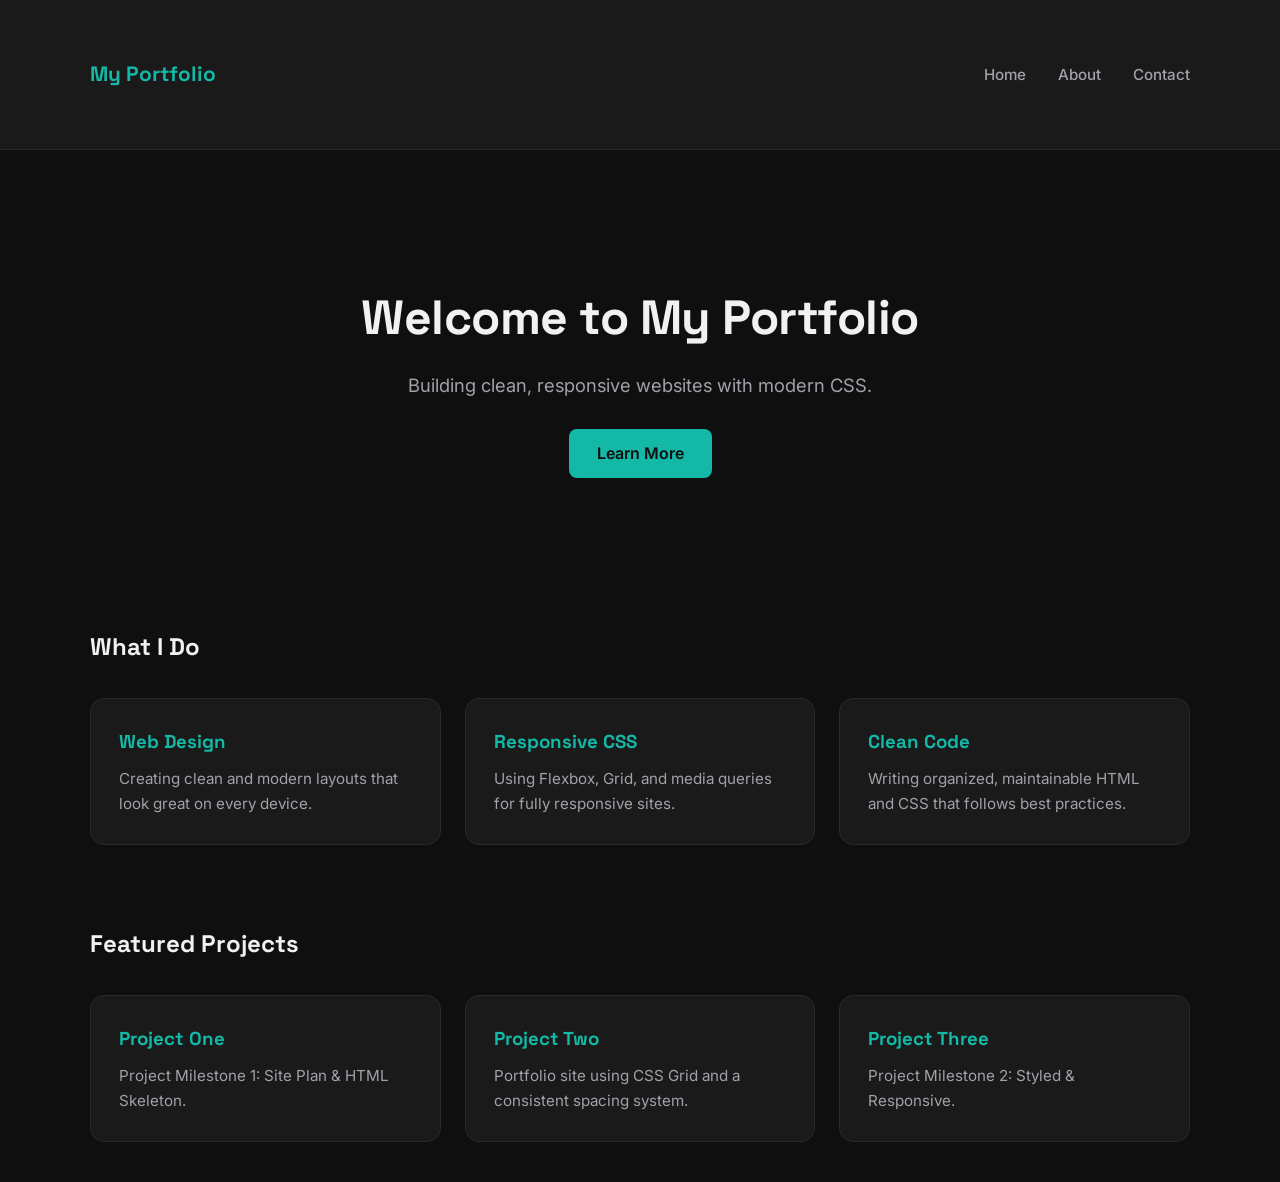
<file: index.html>
<!DOCTYPE html>
<html lang="en">
<head>
  <meta charset="UTF-8">
  <meta name="viewport" content="width=device-width, initial-scale=1.0">
  <title>Home | My Portfolio</title>
  <link rel="stylesheet" href="styles.css">
</head>
<body>
  <header id="main-header">
    <div class="container nav">
      <h2 class="logo">My Portfolio</h2>
      <nav>
        <a href="index.html">Home</a>
        <a href="about.html">About</a>
        <a href="contact.html">Contact</a>
      </nav>
    </div>
  </header>

  <section id="hero">
    <div class="container">
      <h1>Welcome to My Portfolio</h1>
      <p>Building clean, responsive websites with modern CSS.</p>
      <a href="about.html" class="btn">Learn More</a>
    </div>
  </section>

  <section class="container">
    <h2>What I Do</h2>
    <div class="features">
      <div class="card">
        <h3>Web Design</h3>
        <p>Creating clean and modern layouts that look great on every device.</p>
      </div>
      <div class="card">
        <h3>Responsive CSS</h3>
        <p>Using Flexbox, Grid, and media queries for fully responsive sites.</p>
      </div>
      <div class="card">
        <h3>Clean Code</h3>
        <p>Writing organized, maintainable HTML and CSS that follows best practices.</p>
      </div>
    </div>
  </section>

  <section class="container">
    <h2>Featured Projects</h2>
    <div class="grid-section">
      <div class="card">
        <h3>Project One</h3>
        <p>Project Milestone 1: Site Plan & HTML Skeleton.</p>
      </div>
      <div class="card">
        <h3>Project Two</h3>
        <p>Portfolio site using CSS Grid and a consistent spacing system.</p>
      </div>
      <div class="card">
        <h3>Project Three</h3>
        <p>Project Milestone 2: Styled & Responsive.</p>
      </div>
    </div>
  </section>
</body>
</html>
</file>
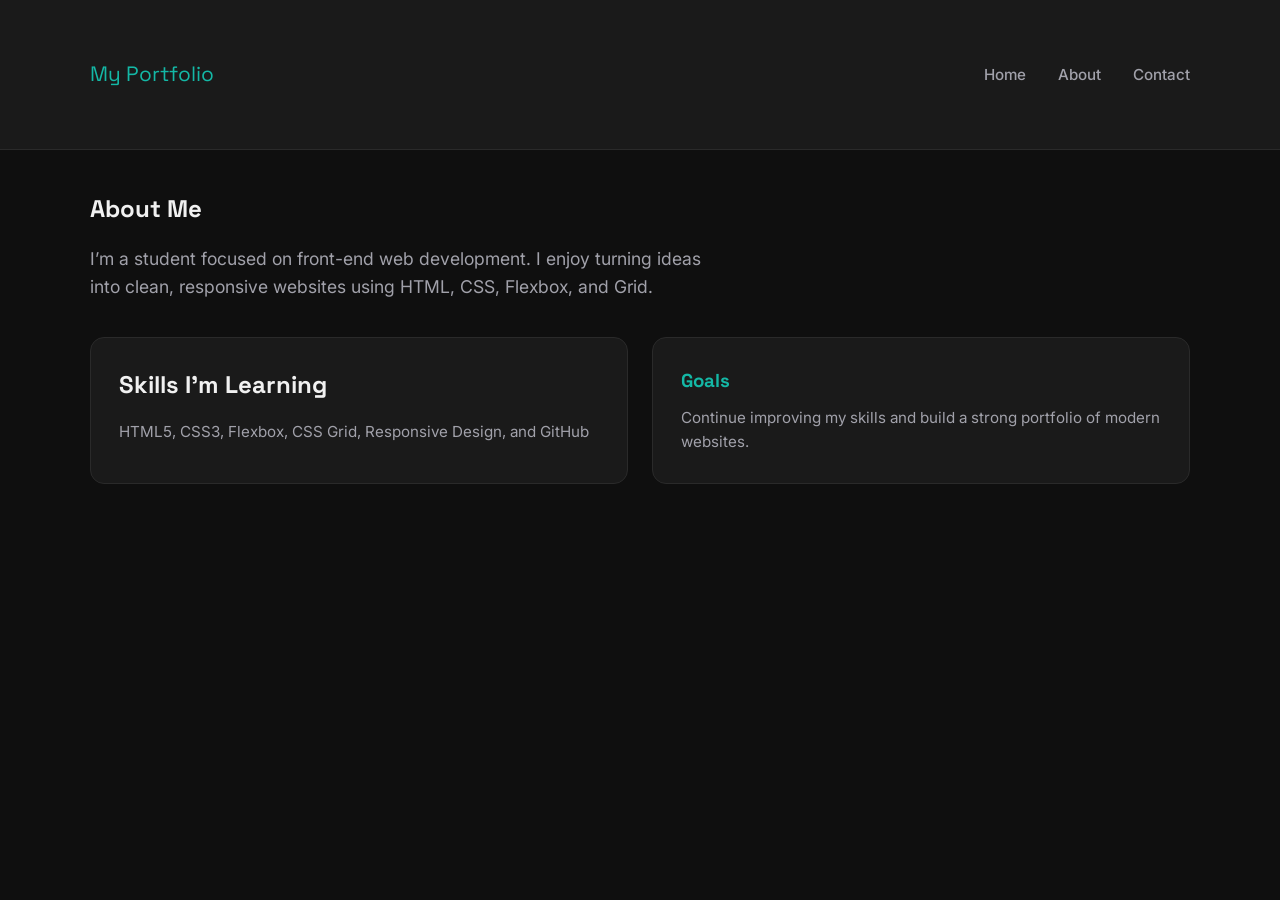
<file: about.html>
<!DOCTYPE html>
<html lang="en">
<head>
  <meta charset="UTF-8">
  <meta name="viewport" content="width=device-width, initial-scale=1.0">
  <title>About | My Portfolio</title>
  <link rel="stylesheet" href="styles.css">
</head>
<body>
  <header id="main-header">
    <div class="container nav">
      <p class="logo">My Portfolio</p>
      <nav>
        <a href="index.html">Home</a>
        <a href="about.html">About</a>
        <a href="contact.html">Contact</a>
      </nav>
    </div>
  </header>

  <section class="container">
    <h1>About Me</h1>
    <p class="intro">
      I’m a student focused on front-end web development. I enjoy turning ideas into clean, responsive websites using HTML, CSS, Flexbox, and Grid.
    </p>

    <div class="features">
      <div class="card">
        <h2>Skills I’m Learning</h2>
        <p>HTML5, CSS3, Flexbox, CSS Grid, Responsive Design, and GitHub</p>
      </div>
      <div class="card">
        <h3>Goals</h3>
        <p>Continue improving my skills and build a strong portfolio of modern websites.</p>
      </div>
    </div>
  </section>
</body>
</html>
</file>
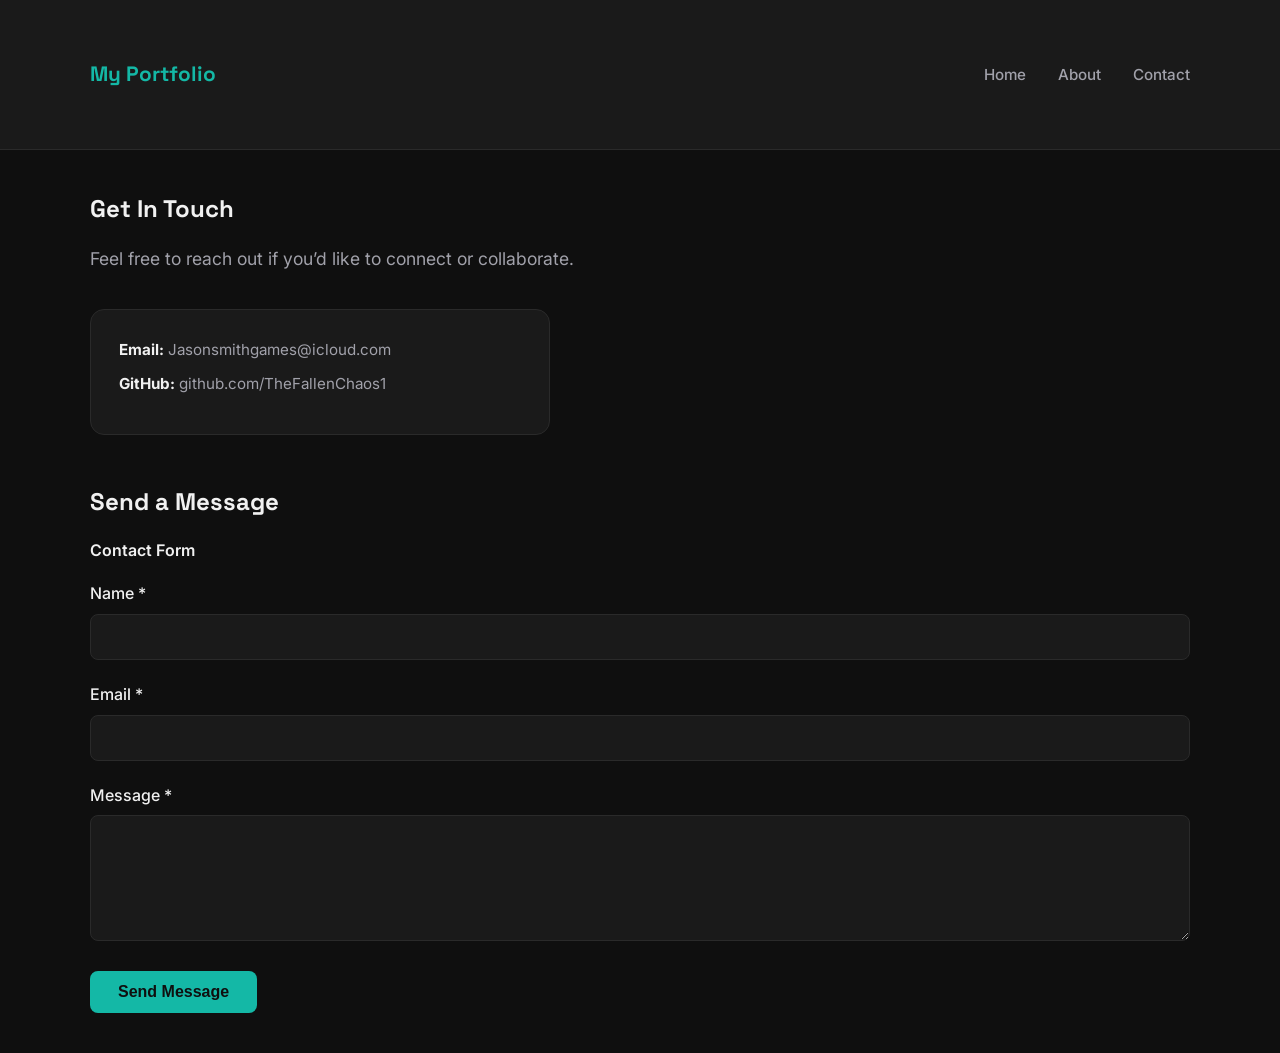
<file: contact.html>
<!DOCTYPE html>
<html lang="en">
<head>
  <meta charset="UTF-8">
  <meta name="viewport" content="width=device-width, initial-scale=1.0">
  <title>Contact | My Portfolio</title>
  <link rel="stylesheet" href="styles.css">
</head>
<body>
  <header id="main-header">
    <div class="container nav">
      <h2 class="logo">My Portfolio</h2>
      <nav>
        <a href="index.html">Home</a>
        <a href="about.html">About</a>
        <a href="contact.html">Contact</a>
      </nav>
    </div>
  </header>

  <section class="container contact">
    <h1>Get In Touch</h1>
    <p class="intro">Feel free to reach out if you’d like to connect or collaborate.</p>

    <div class="card contact-info">
      <p><strong>Email:</strong> Jasonsmithgames@icloud.com</p>
      <p><strong>GitHub:</strong> github.com/TheFallenChaos1</p>
    </div>

    <h2>Send a Message</h2>

    <form id="contact-form">
      <fieldset>
        <legend>Contact Form</legend>

        <div class="form-group">
          <label for="name">Name *</label>
          <input type="text" id="name" name="name" required>
          <span class="error" id="name-error"></span>
        </div>

        <div class="form-group">
          <label for="email">Email *</label>
          <input type="email" id="email" name="email" required>
          <span class="error" id="email-error"></span>
        </div>

        <div class="form-group">
          <label for="message">Message *</label>
          <textarea id="message" name="message" rows="5" required></textarea>
          <span class="error" id="message-error"></span>
        </div>

        <button type="submit" class="btn">Send Message</button>
      </fieldset>
    </form>
  </section>

  <script>
    const form = document.getElementById('contact-form');

    form.addEventListener('submit', function(e) {
      e.preventDefault();

      document.getElementById('name-error').textContent = '';
      document.getElementById('email-error').textContent = '';
      document.getElementById('message-error').textContent = '';

      let isValid = true;

      if (document.getElementById('name').value.trim() === '') {
        document.getElementById('name-error').textContent = 'Please enter your name.';
        isValid = false;
      }

      if (document.getElementById('email').value.trim() === '') {
        document.getElementById('email-error').textContent = 'Please enter your email.';
        isValid = false;
      }

      if (document.getElementById('message').value.trim() === '') {
        document.getElementById('message-error').textContent = 'Please enter a message.';
        isValid = false;
      }

      if (isValid) {
        alert('Message sent! (This is just a demo)');
        form.reset();
      }
    });
  </script>
</body>
</html>
</file>
<file: styles.css>
@import url('https://fonts.googleapis.com/css2?family=Inter:wght@400;500;600;700&family=Space+Grotesk:wght@500;600;700&display=swap');

:root {
  --bg: #0f0f0f;
  --surface: #1a1a1a;
  --text: #f1f1f1;
  --muted: #a1a1aa;
  --primary: #14b8a6;   /* teal */
  --accent: #fb7185;    /* coral */
  --border: #2a2a2a;
}

* {
  margin: 0;
  padding: 0;
  box-sizing: border-box;
}

body {
  font-family: 'Inter', sans-serif;
  background-color: var(--bg);
  color: var(--text);
  line-height: 1.6;
}

h1, h2, h3, .logo {
  font-family: 'Space Grotesk', sans-serif;
  color: var(--text);
  margin-bottom: 16px;
}

a {
  color: var(--primary);
  text-decoration: none;
  transition: color 0.2s;
}

a:hover {
  color: var(--accent);
}

.container {
  width: 90%;
  max-width: 1100px;
  margin: 0 auto;
  padding: 40px 0;
}

/* Header */
#main-header {
  background-color: var(--surface);
  border-bottom: 1px solid var(--border);
  padding: 18px 0;
  position: sticky;
  top: 0;
  z-index: 100;
}

.logo {
  font-size: 1.3rem;
  margin: 0;
  color: var(--primary);
}

.nav {
  display: flex;
  justify-content: space-between;
  align-items: center;
}

#main-header a {
  color: var(--muted);
  margin-left: 28px;
  font-weight: 500;
  font-size: 0.95rem;
}

#main-header a:hover {
  color: var(--primary);
}

/* Hero */
#hero {
  text-align: center;
  padding: 90px 0 70px;
}

#hero h1 {
  font-size: 3rem;
  margin-bottom: 14px;
  letter-spacing: -0.5px;
}

#hero p {
  color: var(--muted);
  font-size: 1.15rem;
  margin-bottom: 28px;
}

/* Buttons */
.btn {
  display: inline-block;
  background-color: var(--primary);
  color: #0f0f0f;
  padding: 12px 28px;
  border-radius: 8px;
  font-weight: 600;
  border: none;
  cursor: pointer;
  font-size: 1rem;
  transition: background-color 0.2s, transform 0.15s;
}

.btn:hover {
  background-color: var(--accent);
  color: white;
  transform: translateY(-1px);
}

/* Cards */
.card {
  background: var(--surface);
  padding: 28px;
  border-radius: 14px;
  border: 1px solid var(--border);
  transition: border-color 0.2s, transform 0.2s;
}

.card:hover {
  border-color: var(--primary);
  transform: translateY(-3px);
}

.card h3 {
  color: var(--primary);
  margin-bottom: 10px;
}

.card p {
  color: var(--muted);
  font-size: 0.95rem;
}

/* Layouts */
.features {
  display: flex;
  gap: 24px;
  margin-top: 32px;
}

.features .card {
  flex: 1;
}

.grid-section {
  display: grid;
  grid-template-columns: repeat(3, 1fr);
  gap: 24px;
  margin-top: 32px;
}

.intro {
  color: var(--muted);
  max-width: 620px;
  margin-bottom: 36px;
  font-size: 1.1rem;
}

/* Contact */
.contact-info {
  max-width: 460px;
  margin-bottom: 48px;
}

.contact-info p {
  margin-bottom: 10px;
  color: var(--muted);
}

.contact-info strong {
  color: var(--text);
}

.form-group {
  margin-bottom: 22px;
}

.form-group label {
  display: block;
  margin-bottom: 7px;
  font-weight: 500;
  color: var(--text);
}

.form-group input,
.form-group textarea {
  width: 100%;
  padding: 12px 14px;
  background: var(--surface);
  border: 1px solid var(--border);
  border-radius: 8px;
  color: var(--text);
  font-size: 1rem;
  font-family: inherit;
  transition: border-color 0.2s;
}

.form-group input:focus,
.form-group textarea:focus {
  outline: none;
  border-color: var(--primary);
}

.error {
  color: var(--accent);
  font-size: 0.875rem;
  display: block;
  margin-top: 5px;
}

fieldset {
  border: none;
  padding: 0;
}

legend {
  font-weight: 600;
  margin-bottom: 18px;
  color: var(--text);
}

/* Responsive */
@media (max-width: 768px) {
  .features {
    flex-direction: column;
  }

  .grid-section {
    grid-template-columns: 1fr 1fr;
  }

  #main-header .nav {
    flex-direction: column;
    gap: 14px;
  }

  #hero h1 {
    font-size: 2.3rem;
  }
}

@media (max-width: 480px) {
  .grid-section {
    grid-template-columns: 1fr;
  }

  #hero h1 {
    font-size: 1.9rem;
  }

  #main-header a {
    margin-left: 16px;
  }
}
</file>
